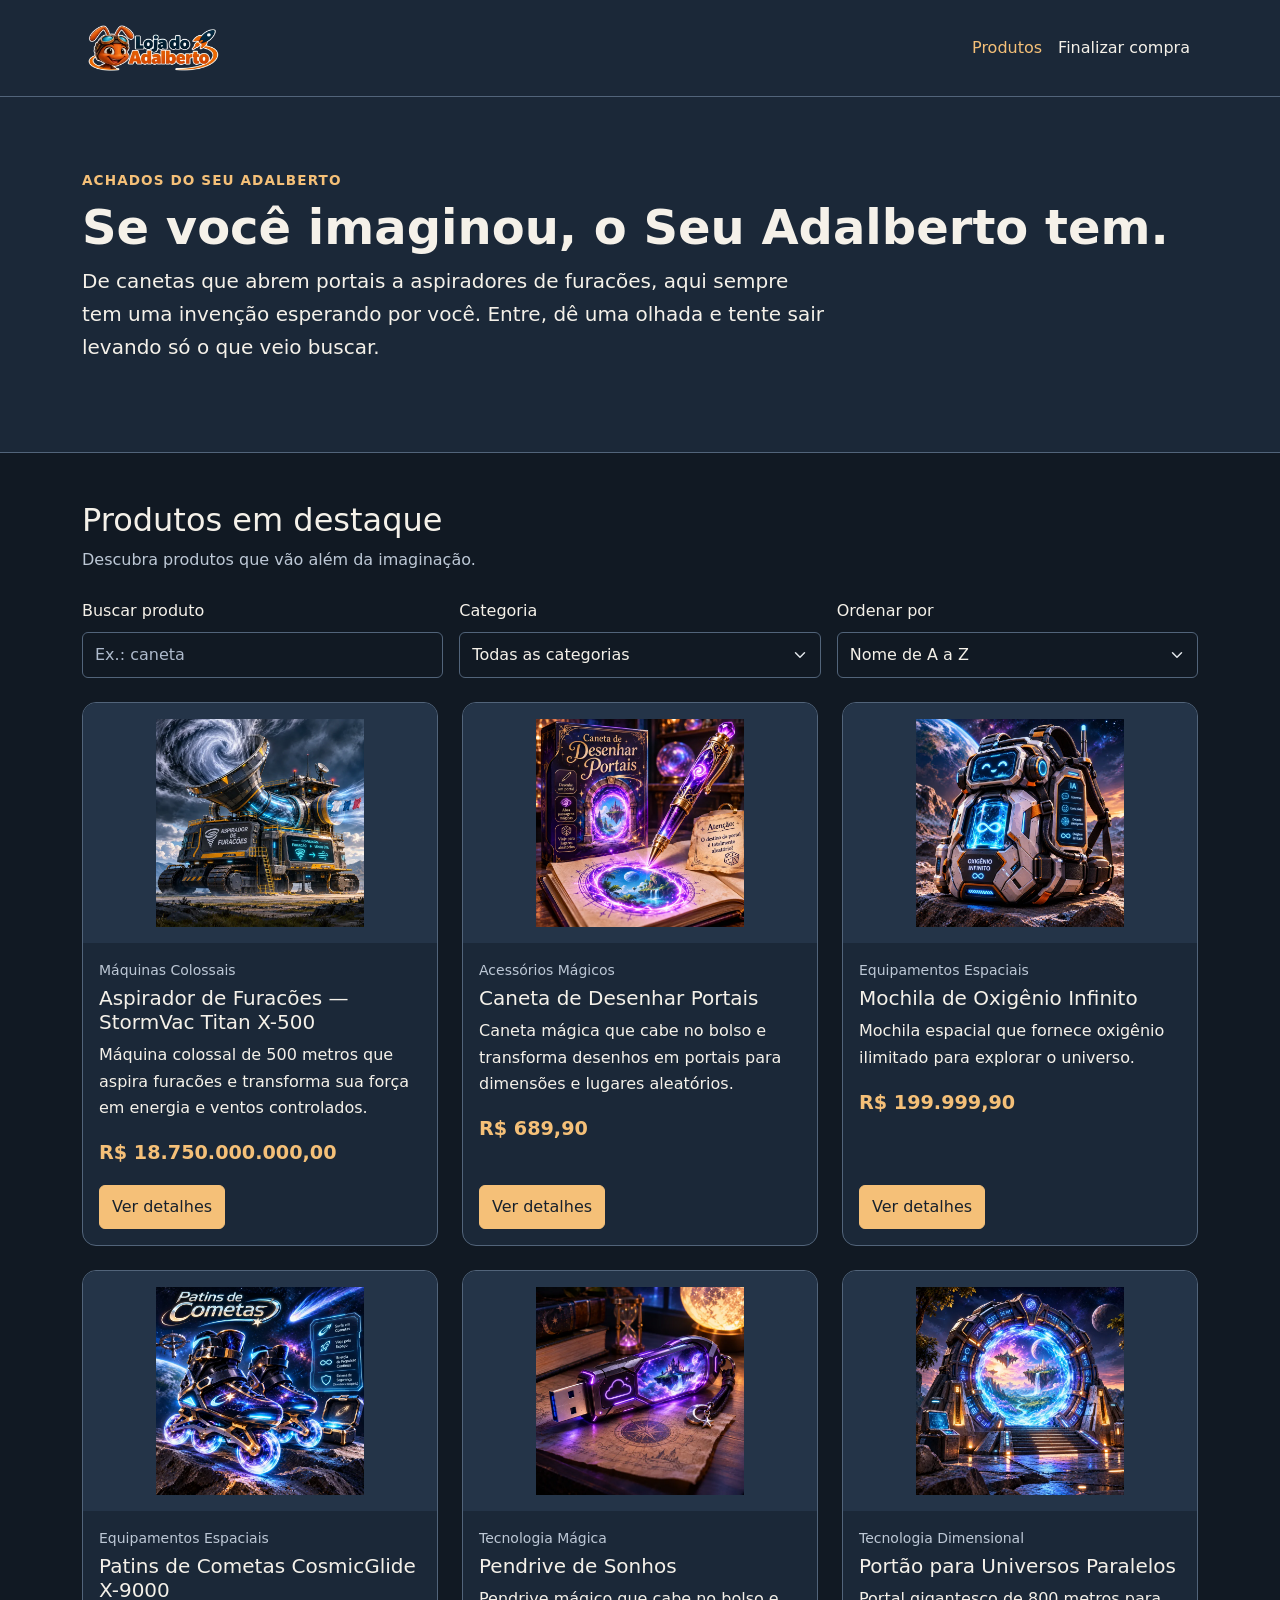
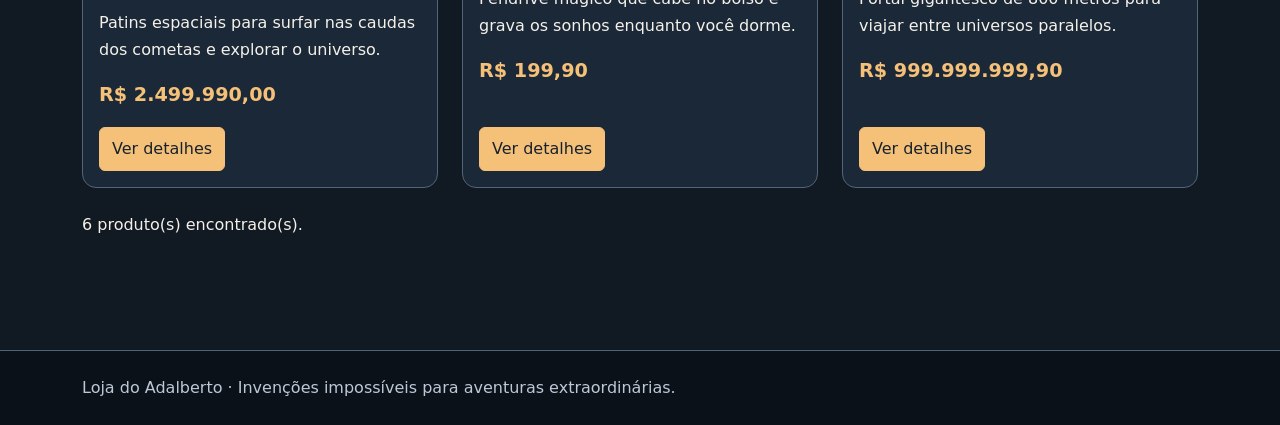
<file: loja-do-adalberto fn/loja-do-adalberto/web/index.html>
<!doctype html>
<html lang="pt-BR" data-bs-theme="dark">

<head>
  <meta charset="utf-8">
  <meta name="viewport" content="width=device-width, initial-scale=1">
  <meta name="description" content="Conheça os achados do Seu Adalberto: invenções mágicas, máquinas colossais e aventuras espaciais.">
  <title>Loja do Adalberto | Produtos</title>
  <link href="https://cdn.jsdelivr.net/npm/bootstrap@5.3.3/dist/css/bootstrap.min.css" rel="stylesheet">
  <link rel="stylesheet" href="css/styles.css">

  <meta name="color-scheme" content="dark">
  <meta name="theme-color" content="#111923">
  <link rel="icon" href="img/favicon.svg" type="image/svg+xml">
  <meta property="og:locale" content="pt_BR">
  <meta property="og:type" content="website">
  <meta property="og:title" content="Loja do Adalberto | Invenções impossíveis">
  <meta property="og:description" content="Conheça os achados do Seu Adalberto: invenções mágicas, máquinas colossais e aventuras espaciais.">
  <meta property="og:image" content="img/caneta.webp">
  <meta property="og:image:alt" content="Caneta de Desenhar Portais">
  <meta name="twitter:card" content="summary_large_image">
</head>

<body>
  <a class="skip-link" href="#conteudo">Pular para o conteúdo principal</a>

  <header class="site-header">
    <nav class="navbar navbar-expand-lg" aria-label="Navegação principal">
      <div class="container">
        <a class="navbar-brand fw-bold" href="index.html"><img src="img/logo.webp" alt="Loja do Adalberto" class="logo" width="140" height="70"></a>

        <button class="navbar-toggler" type="button"
          data-bs-toggle="collapse" data-bs-target="#menuPrincipal"
          aria-controls="menuPrincipal" aria-expanded="false" aria-label="Abrir menu">
          <span class="navbar-toggler-icon"></span>
        </button>

        <div class="collapse navbar-collapse" id="menuPrincipal">
          <ul class="navbar-nav ms-auto">
            <li class="nav-item">
              <a class="nav-link active" aria-current="page" href="index.html">Produtos</a>
            </li>
            <li class="nav-item">
              <a class="nav-link" href="checkout.html">Finalizar compra</a>
            </li>
          </ul>
        </div>
      </div>
    </nav>
  </header>

  <main id="conteudo">
    <section class="hero py-5">
      <div class="container">
        <p class="eyebrow mb-2">Achados do Seu Adalberto</p>
        <h1 class="display-5 fw-bold">Se você imaginou, o Seu Adalberto tem.</h1>
        <p class="lead col-lg-8">
          De canetas que abrem portais a aspiradores de furacões,
           aqui sempre tem uma invenção esperando por você. Entre, dê uma olhada e tente sair levando só o que veio buscar.
        </p>
      </div>
    </section>

    <section class="container py-5" aria-labelledby="titulo-produtos">
      <div class="mb-4">
        <h2 id="titulo-produtos">Produtos em destaque</h2>
        <p class="text-secondary mb-0">Descubra produtos que vão além da imaginação.</p>
      </div>
      <div class="row g-3 mb-4">
        <div class="col-md-4">
          <label for="filtroProduto" class="form-label">Buscar produto</label>
          <input id="filtroProduto" class="form-control" type="search" placeholder="Ex.: caneta" autocomplete="off">
        </div>
        <div class="col-md-4">
          <label for="filtroCategoria" class="form-label">Categoria</label>
          <select id="filtroCategoria" class="form-select">
            <option value="">Todas as categorias</option>
          </select>
        </div>
        <div class="col-md-4">
          <label for="ordenacao" class="form-label">Ordenar por</label>
          <select id="ordenacao" class="form-select">
            <option value="nome">Nome de A a Z</option>
            <option value="menorPreco">Menor preço</option>
            <option value="maiorPreco">Maior preço</option>
          </select>
        </div>
      </div>
      <div class="row g-4" id="listaProdutos"></div>
      <p id="mensagemFiltro" class="mt-4" role="status" aria-live="polite"></p>
      <noscript><p>Ative o JavaScript para visualizar os produtos da loja.</p></noscript>
    </section>
  </main>

  <footer class="site-footer py-4">
    <div class="container">
      <p class="mb-0">
        Loja do Adalberto · Invenções impossíveis para aventuras extraordinárias.
      </p>
    </div>
  </footer>

<script defer src="https://cdn.jsdelivr.net/npm/bootstrap@5.3.3/dist/js/bootstrap.bundle.min.js"></script>
<script defer src="js/produtos.js"></script>
<script defer src="js/main.js"></script>
</body>

</html>
</file>
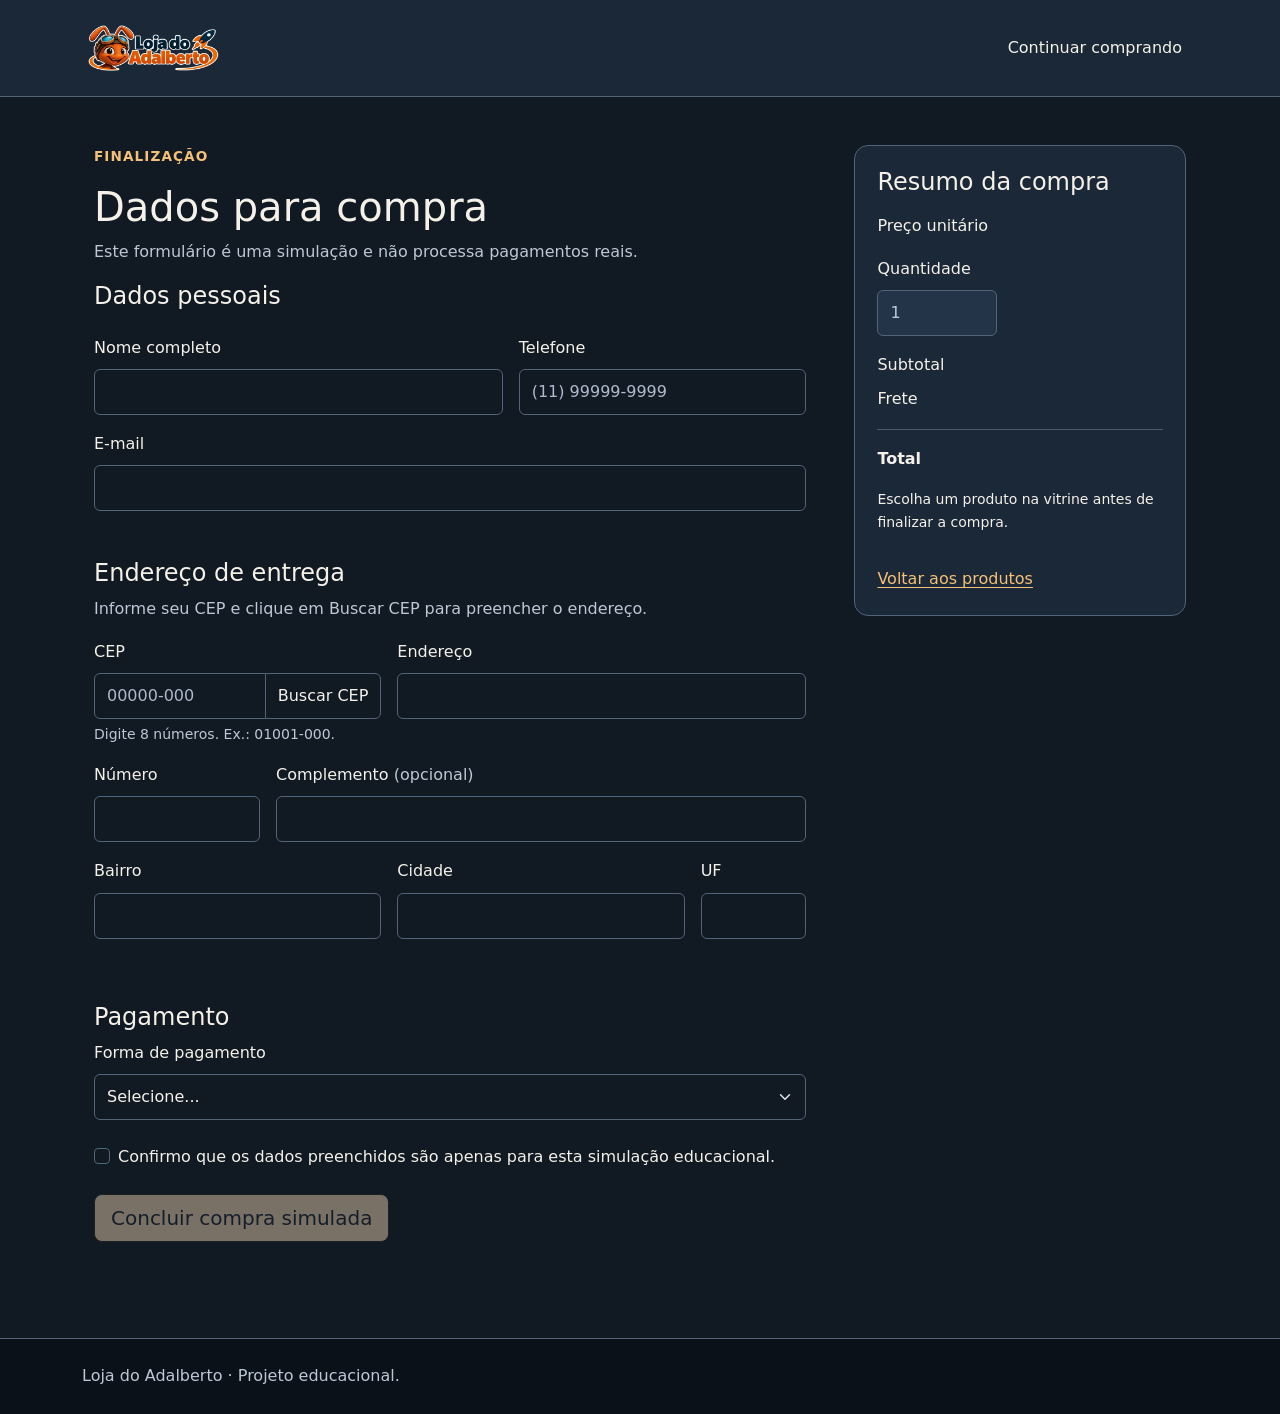
<file: loja-do-adalberto fn/loja-do-adalberto/web/checkout.html>
<!doctype html>
<html lang="pt-BR" data-bs-theme="dark">
<head>
  <meta charset="utf-8">
  <meta name="viewport" content="width=device-width, initial-scale=1">
  <meta name="description" content="Confira sua invenção, calcule o pedido e preencha os dados da compra simulada na Loja do Adalberto.">
  <title>Loja do Adalberto | Finalizar compra</title>
  <link href="https://cdn.jsdelivr.net/npm/bootstrap@5.3.3/dist/css/bootstrap.min.css" rel="stylesheet">
  <link rel="stylesheet" href="css/styles.css">

  <meta name="color-scheme" content="dark">
  <meta name="theme-color" content="#111923">
  <link rel="icon" href="img/favicon.svg" type="image/svg+xml">
  <meta property="og:locale" content="pt_BR">
  <meta property="og:type" content="website">
  <meta property="og:title" content="Loja do Adalberto | Invenções impossíveis">
  <meta property="og:description" content="Confira sua invenção, calcule o pedido e preencha os dados da compra simulada na Loja do Adalberto.">
  <meta property="og:image" content="img/caneta.webp">
  <meta property="og:image:alt" content="Caneta de Desenhar Portais">
  <meta name="twitter:card" content="summary_large_image">
</head>
<body>
  <a class="skip-link" href="#conteudo">Pular para o conteúdo principal</a>
  <header class="site-header">
    <nav class="navbar" aria-label="Navegação principal">
      <div class="container">
        <a class="navbar-brand" href="index.html"><img src="img/logo.webp" alt="Loja do Adalberto" class="logo" width="140" height="70"></a>
        <a class="nav-link" href="index.html">Continuar comprando</a>
      </div>
    </nav>
  </header>

  <main id="conteudo" class="container py-5">
    <div class="row g-5">
      <section class="col-lg-8" aria-labelledby="titulo-checkout">
        <p class="eyebrow">Finalização</p>
        <h1 id="titulo-checkout">Dados para compra</h1>
        <p class="text-secondary">Este formulário é uma simulação e não processa pagamentos reais.</p>

        <form id="checkoutForm" novalidate>
          <fieldset class="mb-5">
            <legend class="h4">Dados pessoais</legend>
            <div class="row g-3">
              <div class="col-md-7">
                <label for="nome" class="form-label">Nome completo</label>
                <input class="form-control" id="nome" name="nome" type="text" autocomplete="name" required aria-describedby="nomeErro" minlength="2">
<div id="nomeErro" class="invalid-feedback" aria-live="polite">Informe seu nome, com pelo menos duas letras.</div>
              </div>
              <div class="col-md-5">
                <label for="telefone" class="form-label">Telefone</label>
                <input class="form-control" id="telefone" name="telefone" type="tel" autocomplete="tel" placeholder="(11) 99999-9999" aria-describedby="telefoneErro">
<div id="telefoneErro" class="invalid-feedback" aria-live="polite">Informe um telefone com DDD e 10 ou 11 dígitos, ou deixe o campo vazio.</div>
              </div>
              <div class="col-12">
                <label for="email" class="form-label">E-mail</label>
                <input class="form-control" id="email" name="email" type="email" autocomplete="email" required aria-describedby="emailErro">
<div id="emailErro" class="invalid-feedback" aria-live="polite">Informe um e-mail válido.</div>
              </div>
            </div>
          </fieldset>

          <fieldset class="mb-5">
            <legend class="h4">Endereço de entrega</legend>
            <p class="text-secondary"> Informe seu CEP e clique em Buscar CEP para preencher o endereço.</p>
            <div class="row g-3">
              <div class="col-md-5">
                <label for="cep" class="form-label">CEP</label>
                <div class="input-group">
                  <input class="form-control" id="cep" name="cep" type="text" inputmode="numeric" autocomplete="postal-code" placeholder="00000-000" maxlength="9" aria-describedby="ajudaCep cepErro" required>
<div id="cepErro" class="invalid-feedback" aria-live="polite">Informe um CEP com 8 números.</div>
                  <button class="btn btn-outline-secondary" id="buscarCep" type="button">Buscar CEP</button>
                </div>
                <div id="ajudaCep" class="form-text">Digite 8 números. Ex.: 01001-000.</div>
              </div>
              <div class="col-md-7">
                <label for="logradouro" class="form-label">Endereço</label>
                <input class="form-control" id="logradouro" name="logradouro" type="text" autocomplete="address-line1" required aria-describedby="logradouroErro">
<div id="logradouroErro" class="invalid-feedback" aria-live="polite">Informe o endereço de entrega.</div>
              </div>
              <div class="col-md-3">
                <label for="numero" class="form-label">Número</label>
                <input class="form-control" id="numero" name="numero" type="text" required aria-describedby="numeroErro">
<div id="numeroErro" class="invalid-feedback" aria-live="polite">Informe o número ou escreva S/N.</div>
              </div>
              <div class="col-md-9">
                <label for="complemento" class="form-label">Complemento <span class="text-secondary">(opcional)</span></label>
                <input class="form-control" id="complemento" name="complemento" type="text" autocomplete="address-line2">
              </div>
              <div class="col-md-5">
                <label for="bairro" class="form-label">Bairro</label>
                <input class="form-control" id="bairro" name="bairro" type="text">
              </div>
              <div class="col-md-5">
                <label for="cidade" class="form-label">Cidade</label>
                <input class="form-control" id="cidade" name="cidade" type="text" autocomplete="address-level2" required aria-describedby="cidadeErro">
<div id="cidadeErro" class="invalid-feedback" aria-live="polite">Informe a cidade.</div>
              </div>
              <div class="col-md-2">
                <label for="estado" class="form-label">UF</label>
                <input class="form-control" id="estado" name="estado" type="text" maxlength="2" autocomplete="address-level1" required aria-describedby="estadoErro">
<div id="estadoErro" class="invalid-feedback" aria-live="polite">Informe uma UF brasileira válida.</div>
              </div>
            </div>
            <div id="cepFeedback" class="mt-3" role="status" aria-live="polite"></div>
          </fieldset>

          <fieldset class="mb-4">
            <legend class="h4">Pagamento</legend>
            <label for="pagamento" class="form-label">Forma de pagamento</label>
            <select class="form-select" id="pagamento" name="pagamento" required aria-describedby="pagamentoErro">
              <option value="">Selecione...</option>
              <option value="pix">Pix</option>
              <option value="credito">Cartão de crédito</option>
              <option value="boleto">Boleto</option>
            </select>
<div id="pagamentoErro" class="invalid-feedback" aria-live="polite">Selecione uma forma de pagamento.</div>
          </fieldset>

          <div class="form-check mb-4">
            <input class="form-check-input" id="termos" name="termos" type="checkbox" required aria-describedby="termosErro">
            <label class="form-check-label" for="termos">Confirmo que os dados preenchidos são apenas para esta simulação educacional.</label>
<div id="termosErro" class="invalid-feedback" aria-live="polite">Confirme os termos da simulação para continuar.</div>
          </div>

          <button class="btn btn-dark btn-lg" type="submit">Concluir compra simulada</button>
        </form>
      </section>

<aside class="col-lg-4" aria-labelledby="titulo-resumo">
  <div class="summary-box">
    <h2 id="titulo-resumo" class="h4">Resumo da compra</h2>

    <p id="resumoProduto" class="fw-bold"></p>

    <div class="d-flex justify-content-between">
      <span>Preço unitário</span>
      <span id="resumoPreco"></span>
    </div>

   <div class="mt-3">
  <label for="resumoQuantidade" class="form-label">Quantidade</label>
  <input
    id="resumoQuantidade"
    class="form-control quantity-field"
    type="number"
    min="1"
    max="10"
    step="1"
    value="1">

  <p id="quantidadeFeedback" class="small text-danger mt-2"
    aria-live="polite"></p>
</div>

    <div class="d-flex justify-content-between mt-2">
      <span>Subtotal</span>
      <span id="resumoSubtotal"></span>
    </div>

    <div class="d-flex justify-content-between mt-2">
      <span>Frete</span>
      <span id="resumoFrete"></span>
    </div>

    <hr>

    <div class="d-flex justify-content-between fw-bold">
      <span>Total</span>
      <span id="resumoTotal"></span>
    </div>

    <p id="resumoFeedback" class="small mt-3" role="status"></p>

    <a href="index.html" class="d-inline-block mt-3">
      Voltar aos produtos
    </a>
  </div>
</aside>
    </div>
  </main>

  <footer class="site-footer py-4"><div class="container"><p class="mb-0">Loja do Adalberto · Projeto educacional.</p></div></footer>
  <script defer src="js/checkout.js"></script>
</body>
</html>
</file>
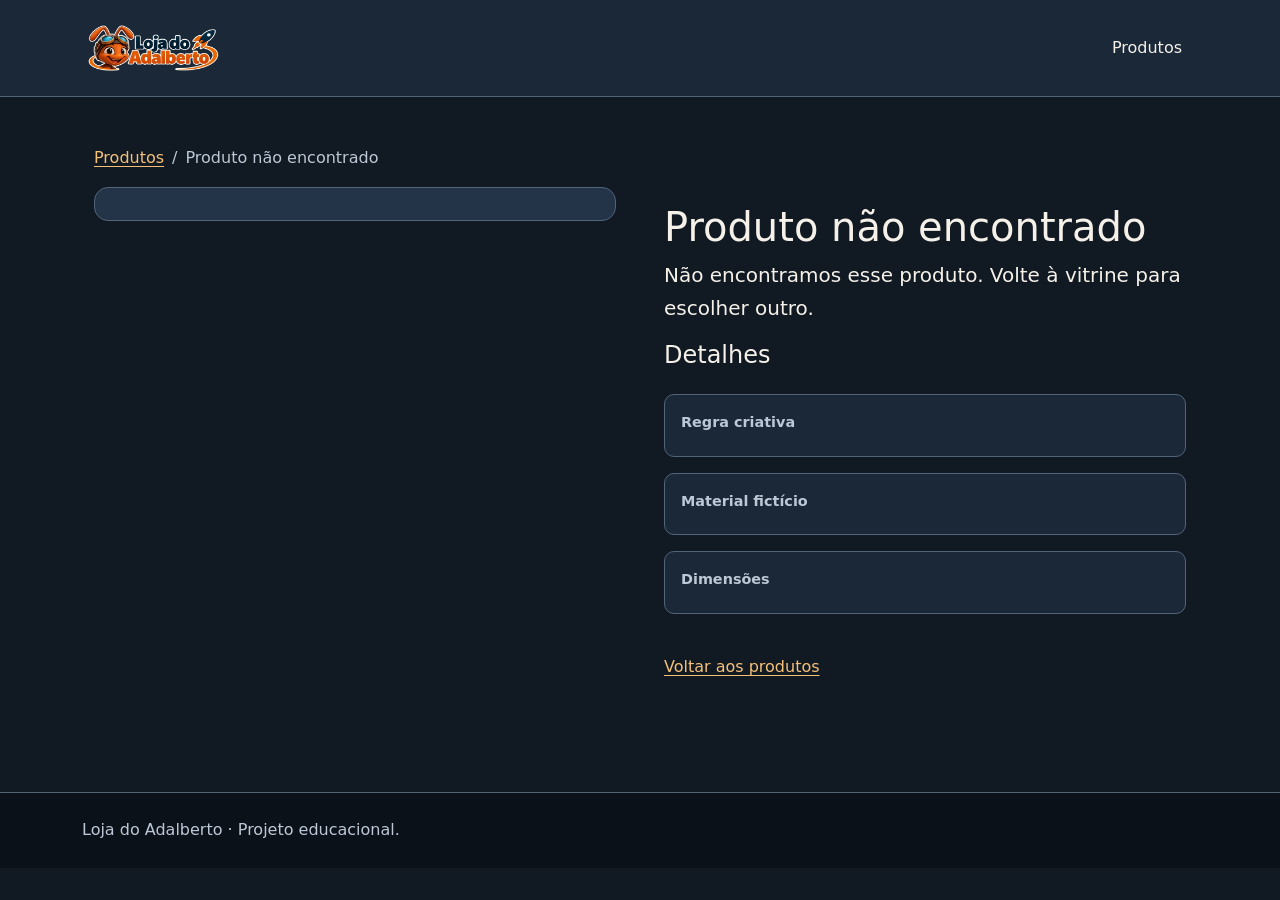
<file: loja-do-adalberto fn/loja-do-adalberto/web/produto.html>
<!doctype html>
<html lang="pt-BR" data-bs-theme="dark">
<head>
  <meta charset="utf-8">
  <meta name="viewport" content="width=device-width, initial-scale=1">
  <meta name="description" content="Conheça os detalhes, materiais e modos de uso das invenções da Loja do Adalberto.">
  <title>Loja do Adalberto | Detalhes do produto</title>
  <link href="https://cdn.jsdelivr.net/npm/bootstrap@5.3.3/dist/css/bootstrap.min.css" rel="stylesheet">
  <link rel="stylesheet" href="css/styles.css">

  <meta name="color-scheme" content="dark">
  <meta name="theme-color" content="#111923">
  <link rel="icon" href="img/favicon.svg" type="image/svg+xml">
  <meta property="og:locale" content="pt_BR">
  <meta property="og:type" content="website">
  <meta property="og:title" content="Loja do Adalberto | Invenções impossíveis">
  <meta property="og:description" content="Conheça os detalhes, materiais e modos de uso das invenções da Loja do Adalberto.">
  <meta property="og:image" content="img/caneta.webp">
  <meta property="og:image:alt" content="Caneta de Desenhar Portais">
  <meta name="twitter:card" content="summary_large_image">
</head>
<body>
  <a class="skip-link" href="#conteudo">Pular para o conteúdo principal</a>
  <header class="site-header">
    <nav class="navbar" aria-label="Navegação principal">
      <div class="container">
        <a class="navbar-brand" href="index.html"><img src="img/logo.webp" alt="Loja do Adalberto" class="logo" width="140" height="70"></a>
        <a class="nav-link" href="index.html">Produtos</a>
      </div>
    </nav>
  </header>

  <main id="conteudo" class="container py-5">
    <nav aria-label="Caminho de navegação">
      <ol class="breadcrumb">
        <li class="breadcrumb-item"><a href="index.html">Produtos</a></li>
        <li class="breadcrumb-item active" id="produtoCaminho" aria-current="page">Produto</li>
      </ol>
    </nav>
    <article class="row g-5 align-items-start">
      <div class="col-lg-6">
        <div class="product-detail-illustration">
          <img id="produtoImagem" class="img-fluid" alt="" width="800" height="800">
        </div>
      </div>
      <div class="col-lg-6">
        <p class="eyebrow" id="produtoCategoria"></p>
        <h1 id="produtoNome"></h1>
        <p class="lead" id="produtoDescricao"></p>
        <p class="price price-large" id="produtoPreco"></p>
        <section aria-labelledby="titulo-detalhes" class="mb-4">
          <h2 id="titulo-detalhes" class="h4">Detalhes</h2>
          <p id="produtoDescricaoDetalhada"></p>
          <ul id="listaDetalhes"></ul>
          <dl class="product-specs">
            <div><dt>Regra criativa</dt><dd id="produtoRegra"></dd></div>
            <div><dt>Material fictício</dt><dd id="produtoMaterial"></dd></div>
            <div><dt>Dimensões</dt><dd id="produtoDimensoes"></dd></div>
          </dl>
        </section>
        <form id="formProduto">
          <div class="mb-3">
            <label for="quantidade" class="form-label">Quantidade</label>
            <input class="form-control quantity-field" id="quantidade" name="quantidade" type="number" min="1" max="10" step="1" value="1" required>
          </div>
          <button class="btn btn-dark btn-lg" type="submit">Comprar agora</button>
        </form>
        <a class="d-inline-block mt-3" href="index.html">Voltar aos produtos</a>
        <div id="produtoFeedback" class="mt-3" role="status" aria-live="polite"></div>
      </div>
    </article>
  </main>

  <footer class="site-footer py-4"><div class="container"><p class="mb-0">Loja do Adalberto · Projeto educacional.</p></div></footer>
<script defer src="js/produtos.js"></script>
<script defer src="js/product.js"></script>
</body>
</html>
</file>
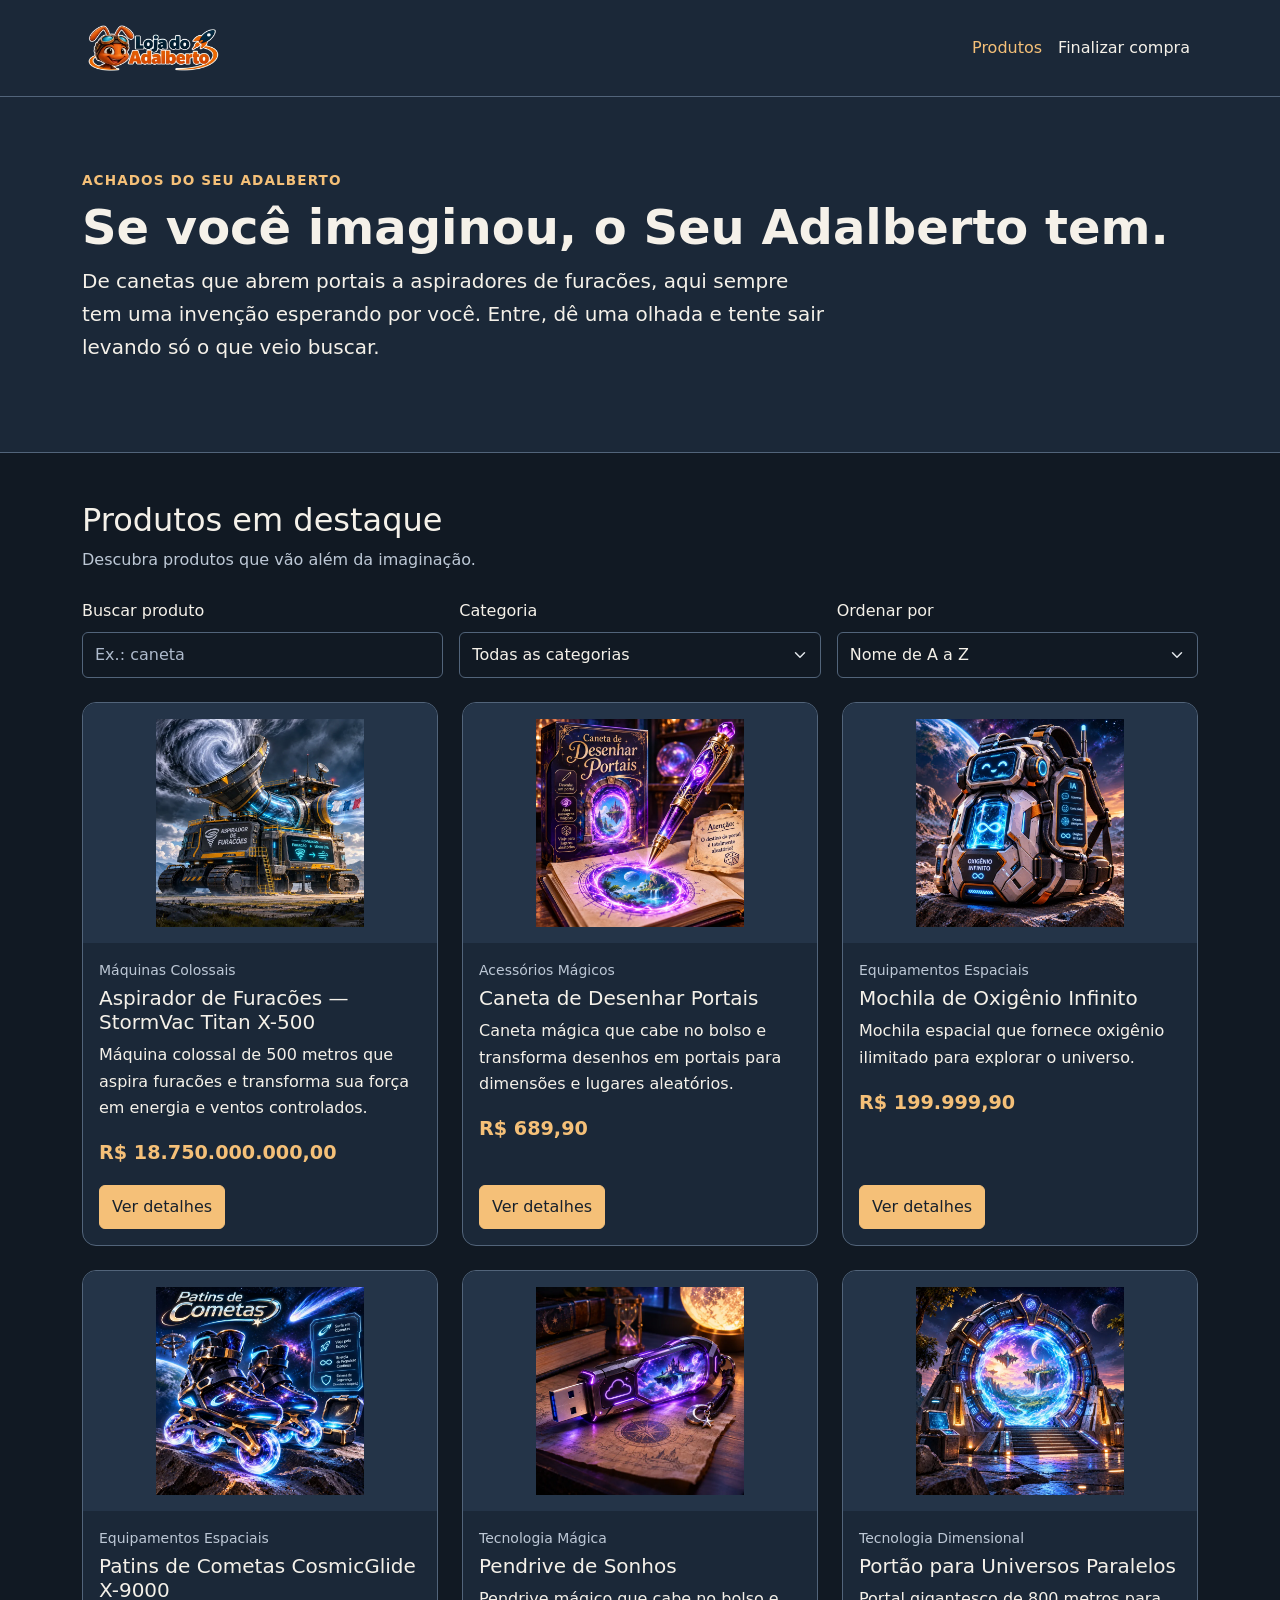
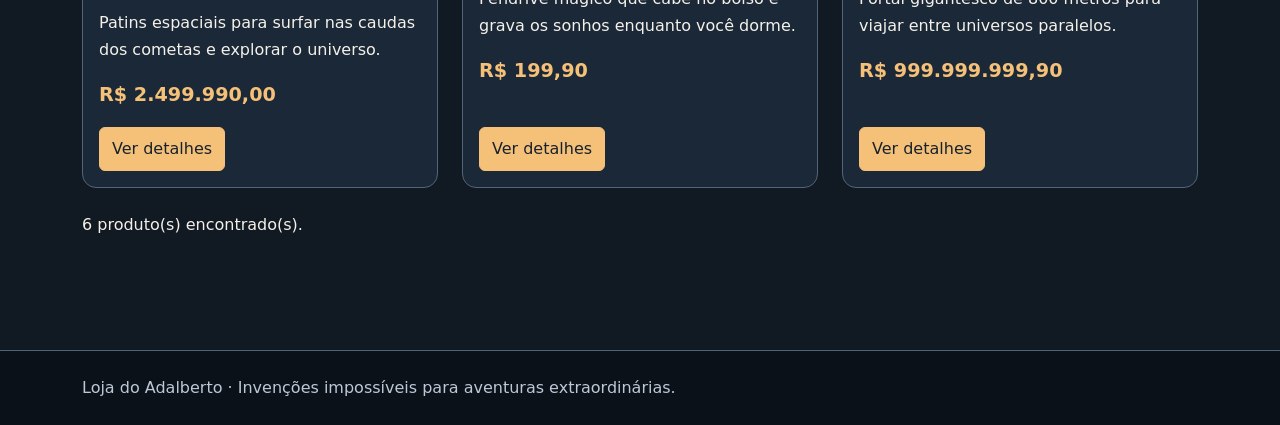
<file: loja-do-adalberto fn/loja-do-adalberto/web/sucesso.html>
<!doctype html>
<html lang="pt-BR" data-bs-theme="dark">
<head>
  <meta charset="utf-8">
  <meta name="viewport" content="width=device-width, initial-scale=1">
  <meta name="description" content="Confira a confirmação e o resumo da sua compra simulada na Loja do Adalberto.">
  <title>Loja do Adalberto | Compra concluída</title>
  <link href="https://cdn.jsdelivr.net/npm/bootstrap@5.3.3/dist/css/bootstrap.min.css" rel="stylesheet">
  <link rel="stylesheet" href="css/styles.css">

  <meta name="color-scheme" content="dark">
  <meta name="theme-color" content="#111923">
  <link rel="icon" href="img/favicon.svg" type="image/svg+xml">
  <meta property="og:locale" content="pt_BR">
  <meta property="og:type" content="website">
  <meta property="og:title" content="Loja do Adalberto | Invenções impossíveis">
  <meta property="og:description" content="Confira a confirmação e o resumo da sua compra simulada na Loja do Adalberto.">
  <meta property="og:image" content="img/caneta.webp">
  <meta property="og:image:alt" content="Caneta de Desenhar Portais">
  <meta name="twitter:card" content="summary_large_image">
</head>
<body>
  <a class="skip-link" href="#conteudo">Pular para o conteúdo principal</a>
  <header class="site-header">
    <nav class="navbar" aria-label="Navegação principal">
      <div class="container"><a class="navbar-brand" href="index.html"><img src="img/logo.webp" alt="Loja do Adalberto" class="logo" width="140" height="70"></a></div>
    </nav>
  </header>

  <main id="conteudo" class="container py-5">
  <section class="success-panel mx-auto text-center"
    aria-labelledby="titulo-sucesso">

    <div class="success-icon" aria-hidden="true">✓</div>

    <p class="eyebrow">Loja do Seu Adalberto</p>
    <h1 id="titulo-sucesso">Pedido confirmado!</h1>

    <p class="lead" id="mensagemCliente"></p>

    <dl class="order-data">
      <div>
        <dt>Número do pedido</dt>
        <dd id="numeroPedido"></dd>
      </div>

      <div>
        <dt>Produto</dt>
        <dd id="pedidoProduto"></dd>
      </div>

      <div>
        <dt>Quantidade</dt>
        <dd id="pedidoQuantidade"></dd>
      </div>

      <div>
        <dt>Subtotal</dt>
        <dd id="pedidoSubtotal"></dd>
      </div>

      <div>
        <dt>Frete</dt>
        <dd id="pedidoFrete"></dd>
      </div>

      <div>
        <dt>Total</dt>
        <dd id="pedidoTotal"></dd>
      </div>
    </dl>

    <p class="text-secondary">
      Esta compra é uma simulação educacional.
      Nenhuma cobrança foi realizada.
    </p>

    <a class="btn btn-dark" href="index.html">Voltar para a loja</a>
  </section>
</main>

  <footer class="site-footer py-4"><div class="container"><p class="mb-0">Loja do Adalberto · Nenhuma cobrança real foi realizada.</p></div></footer>
  <script defer src="js/success.js"></script>
</body>
</html>
</file>
<file: loja-do-adalberto fn/loja-do-adalberto/web/css/styles.css>
:root {
  color-scheme: dark;
  --page: #111923;
  --surface: #1b2838;
  --surface-raised: #243448;
  --ink: #f5f1e9;
  --muted: #bdc8d6;
  --border: #52647a;
  --accent: #f5c078;
  --accent-hover: #ffdaa7;
  --success: #9ed6c5;
  --danger: #ffb4b4;
  --bs-body-color: var(--ink);
  --bs-body-bg: var(--page);
  --bs-secondary-color: var(--muted);
  --bs-border-color: var(--border);
}
body { margin: 0; color: var(--ink); background: var(--page); line-height: 1.65; }
a { color: var(--accent); text-underline-offset: .2em; }
a:hover { color: var(--accent-hover); }
h1, h2, h3 { line-height: 1.2; overflow-wrap: anywhere; }
.text-secondary { color: var(--muted) !important; }
.text-danger, .invalid-feedback { color: var(--danger) !important; }
.site-header { background: var(--surface); border-bottom: 1px solid var(--border); }
.navbar-brand, .nav-link { color: var(--ink); }
.nav-link { padding: .7rem 1rem; }
.navbar-nav .nav-link.active, .nav-link:hover { color: var(--accent); }
.logo { display: block; width: 140px; max-width: 100%; height: 70px; object-fit: contain; }
.hero { background: var(--surface); border-bottom: 1px solid var(--border); }
.hero .container { padding-top: 1.5rem; padding-bottom: 1.5rem; }
.eyebrow { color: var(--accent); font-size: .85rem; font-weight: 700; letter-spacing: .08em; text-transform: uppercase; }
.product-card { background: var(--surface); color: var(--ink); border: 1px solid var(--border); border-radius: 14px; overflow: hidden; transition: border-color .15s ease, transform .15s ease; }
.product-card:hover { border-color: var(--accent); transform: translateY(-3px); }
.product-card .card-body { display: flex; flex-direction: column; align-items: start; }
.product-card .btn { margin-top: auto; }
.product-illustration, .product-detail-illustration { display: grid; place-items: center; background: var(--surface-raised); padding: 1rem; }
.product-illustration { height: 240px; }
.product-illustration img { width: 100%; height: 100%; object-fit: contain; min-height: 0; }
.product-detail-illustration { border: 1px solid var(--border); border-radius: 14px; }
.product-detail-illustration img { width: 100%; height: auto; max-height: 480px; object-fit: contain; }
.price { font-size: 1.2rem; font-weight: 700; color: var(--accent); overflow-wrap: anywhere; }
.price-large { font-size: clamp(1.5rem, 4vw, 2rem); }
.quantity-field { max-width: 120px; }
.form-control, .form-select { min-height: 46px; background-color: var(--page); border-color: var(--border); color: var(--ink); }
.form-control:focus, .form-select:focus { background-color: var(--page); color: var(--ink); border-color: var(--accent); box-shadow: 0 0 0 .2rem #f5c07835; }
.form-control::placeholder { color: #aebacc; opacity: 1; }
.form-control:disabled, .form-control[readonly] { background: var(--surface-raised); color: var(--muted); }
.form-text { color: var(--muted); }
.btn { min-height: 44px; display: inline-flex; align-items: center; justify-content: center; white-space: normal; }
.btn-dark { --bs-btn-bg: var(--accent); --bs-btn-color: #17212d; --bs-btn-border-color: var(--accent); --bs-btn-hover-bg: var(--accent-hover); --bs-btn-hover-color: #17212d; --bs-btn-hover-border-color: var(--accent-hover); --bs-btn-active-bg: #e9aa56; --bs-btn-active-color: #17212d; --bs-btn-disabled-bg: #b3a18b; --bs-btn-disabled-color: #17212d; }
.btn-outline-secondary { color: var(--ink); border-color: var(--border); }
.btn-outline-secondary:hover { background: var(--surface-raised); color: var(--ink); }
.btn:disabled { cursor: not-allowed; }
.summary-box { padding: 1.4rem; background: var(--surface); border: 1px solid var(--border); border-radius: 14px; position: sticky; top: 1rem; }
.summary-box > .d-flex { gap: 1rem; flex-wrap: wrap; }
.success-panel { max-width: 740px; padding: 2rem 1rem; }
.success-icon { display: grid; place-items: center; width: 72px; height: 72px; margin: 0 auto 1.5rem; border-radius: 50%; background: var(--success); color: #132b24; font-size: 2rem; font-weight: 800; }
.order-data, .product-specs { display: grid; gap: 1rem; margin: 1.5rem 0; text-align: left; }
.order-data > div, .product-specs > div { padding: 1rem; background: var(--surface); border: 1px solid var(--border); border-radius: 10px; overflow-wrap: anywhere; }
dt { color: var(--muted); font-size: .9rem; }
dd { margin: .3rem 0 0; }
.site-footer { margin-top: 3rem; padding: 1.5rem 0; background: #0b1119; color: var(--muted); border-top: 1px solid var(--border); }
.skip-link { position: absolute; top: -150px; left: 1rem; z-index: 1000; padding: .75rem 1rem; background: var(--accent); color: #17212d; }
.skip-link:focus { top: 1rem; }
:focus-visible { outline: 3px solid var(--accent); outline-offset: 4px; }
@media (max-width: 767px) {
  .summary-box { position: static; }
  .hero .container { padding-top: 0; padding-bottom: 0; }
  .product-illustration { height: 220px; }
}
@media (prefers-reduced-motion: reduce) {
  *, *::before, *::after { animation: none !important; transition: none !important; scroll-behavior: auto !important; }
  .product-card:hover { transform: none; }
}
main.container { padding-inline: 1.5rem; }
</file>
